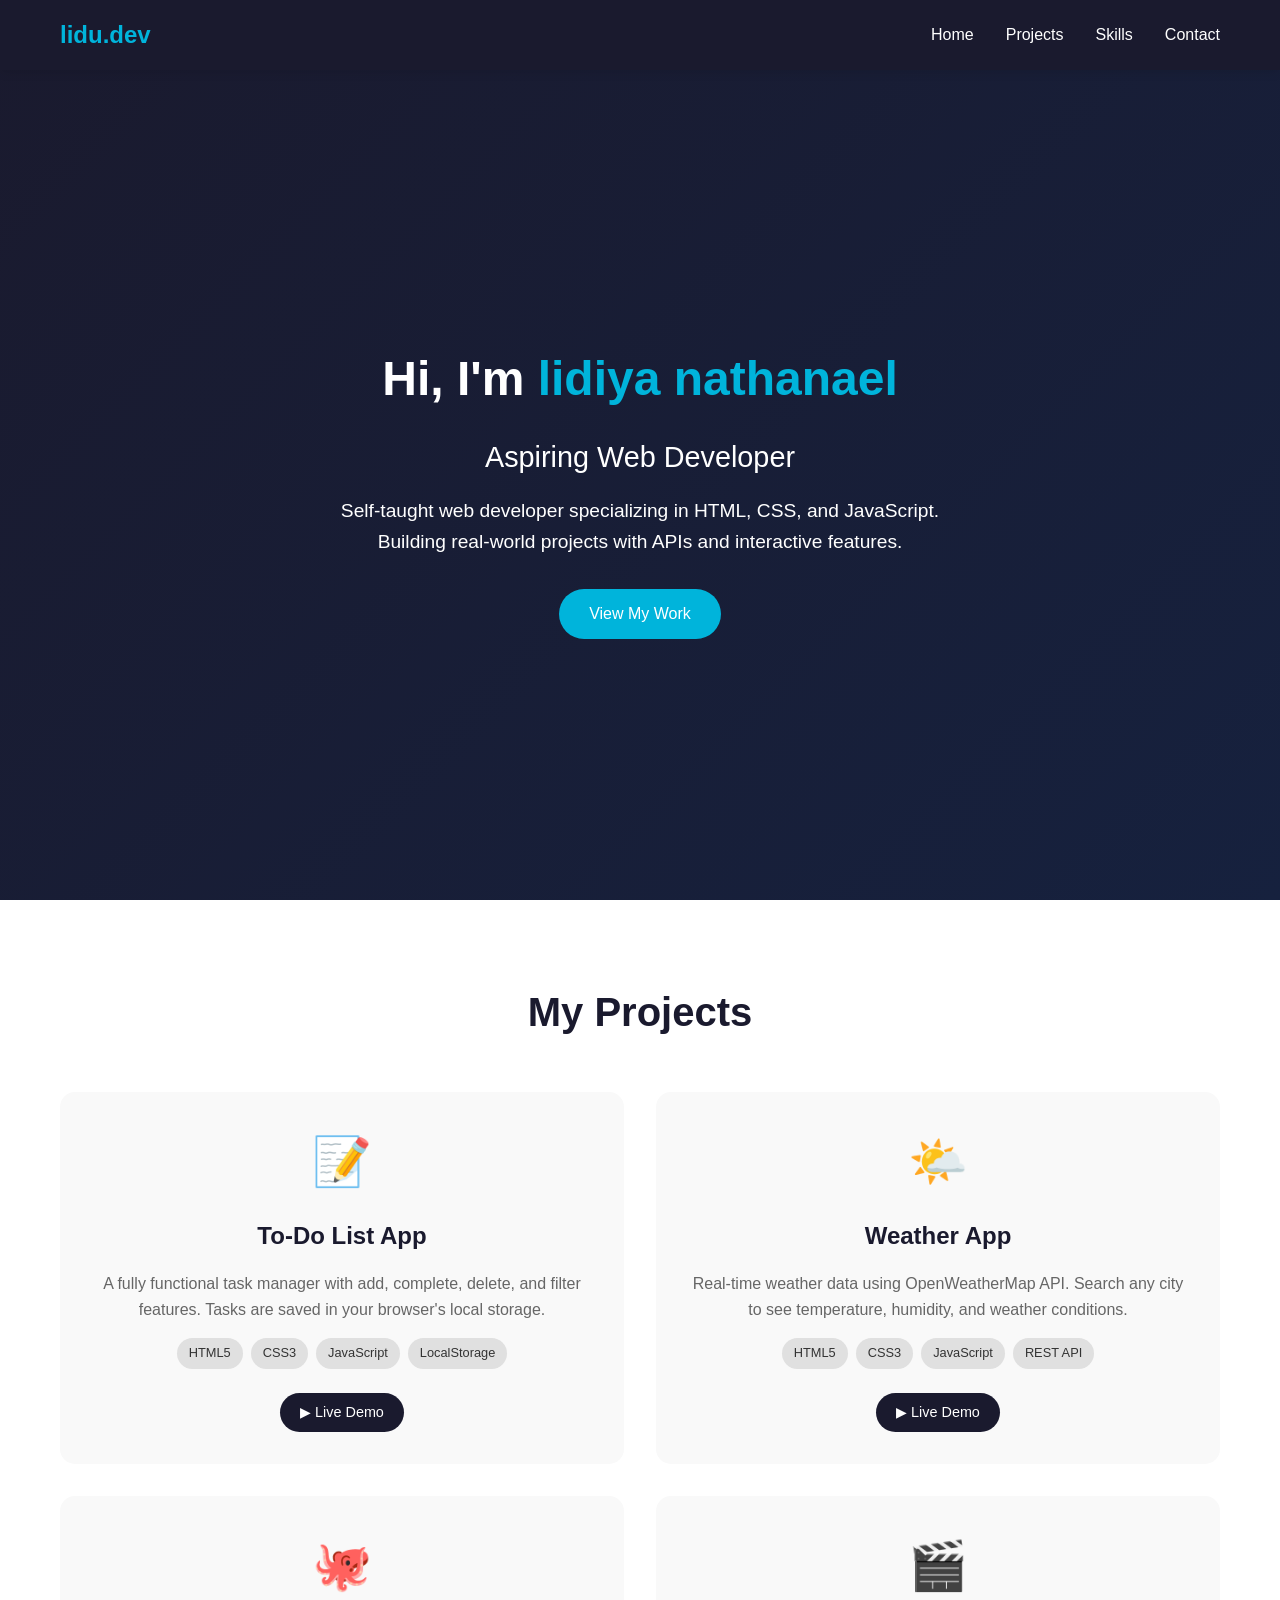
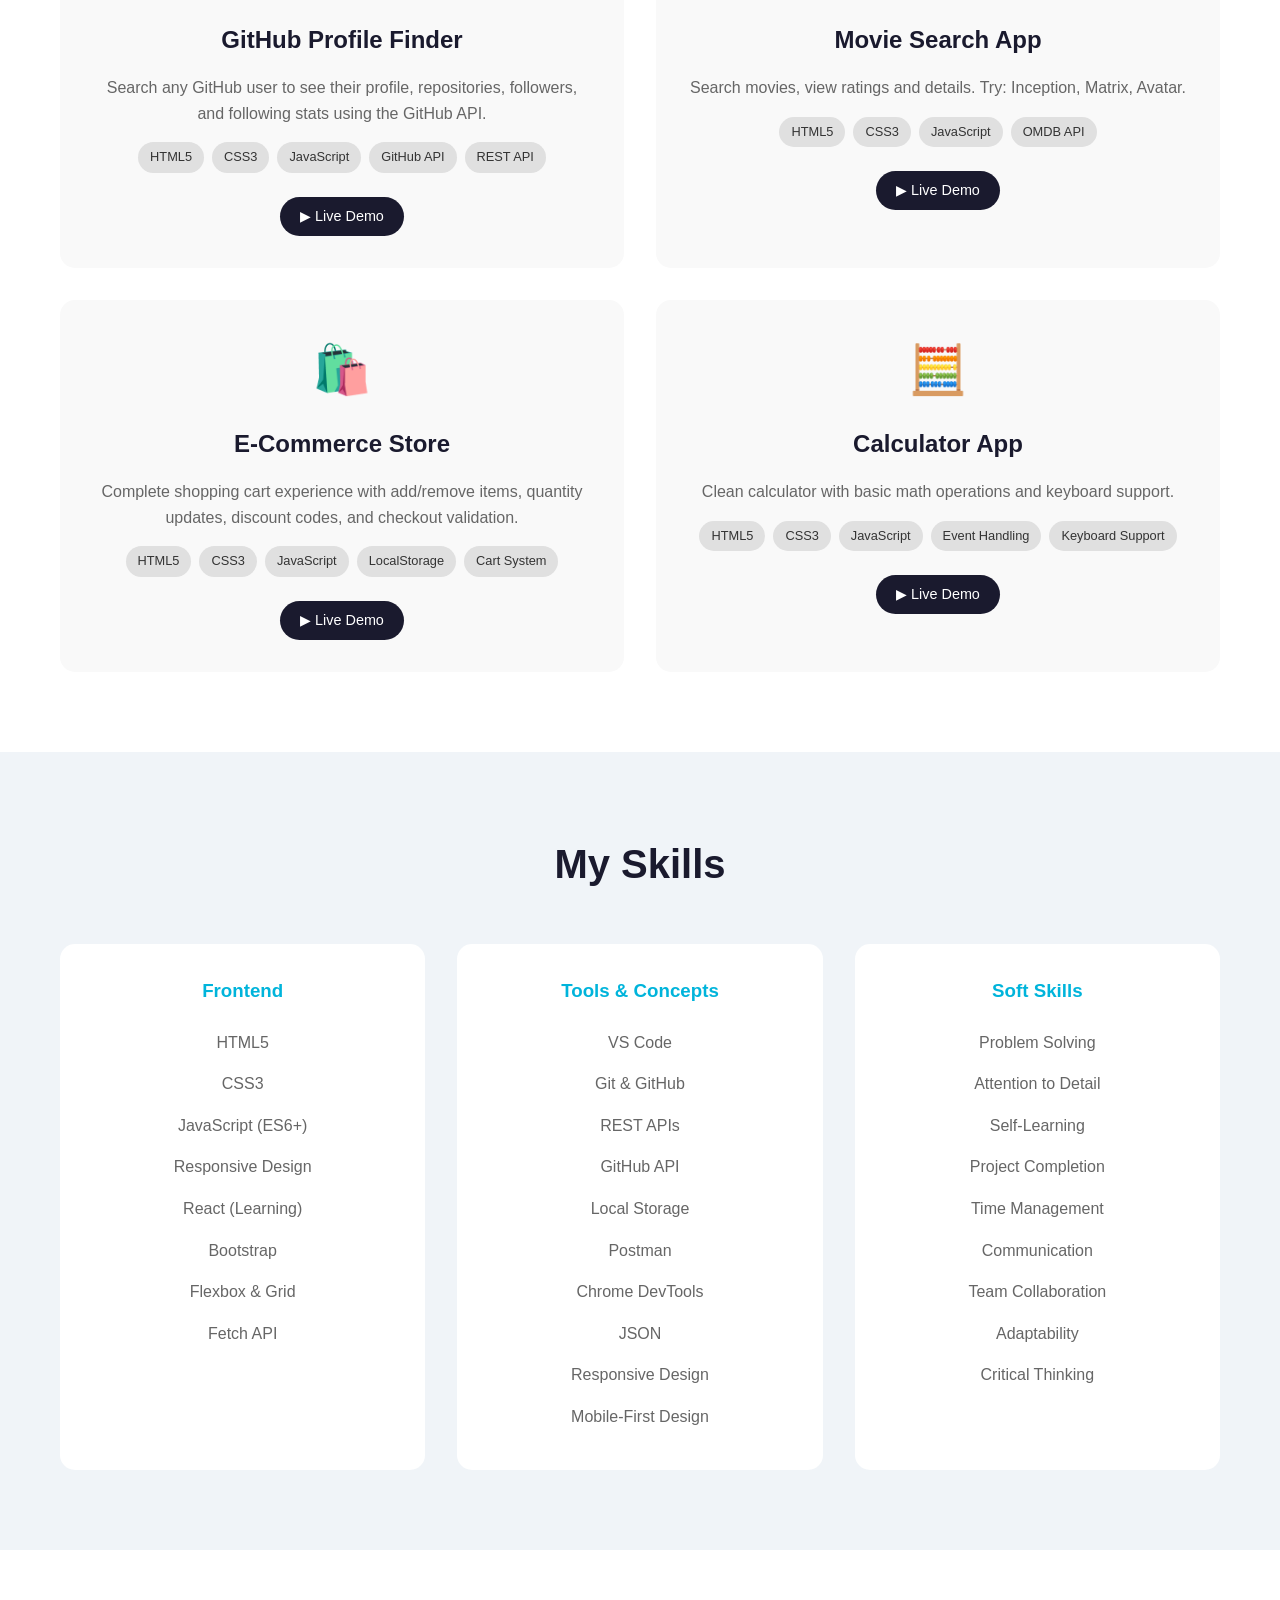
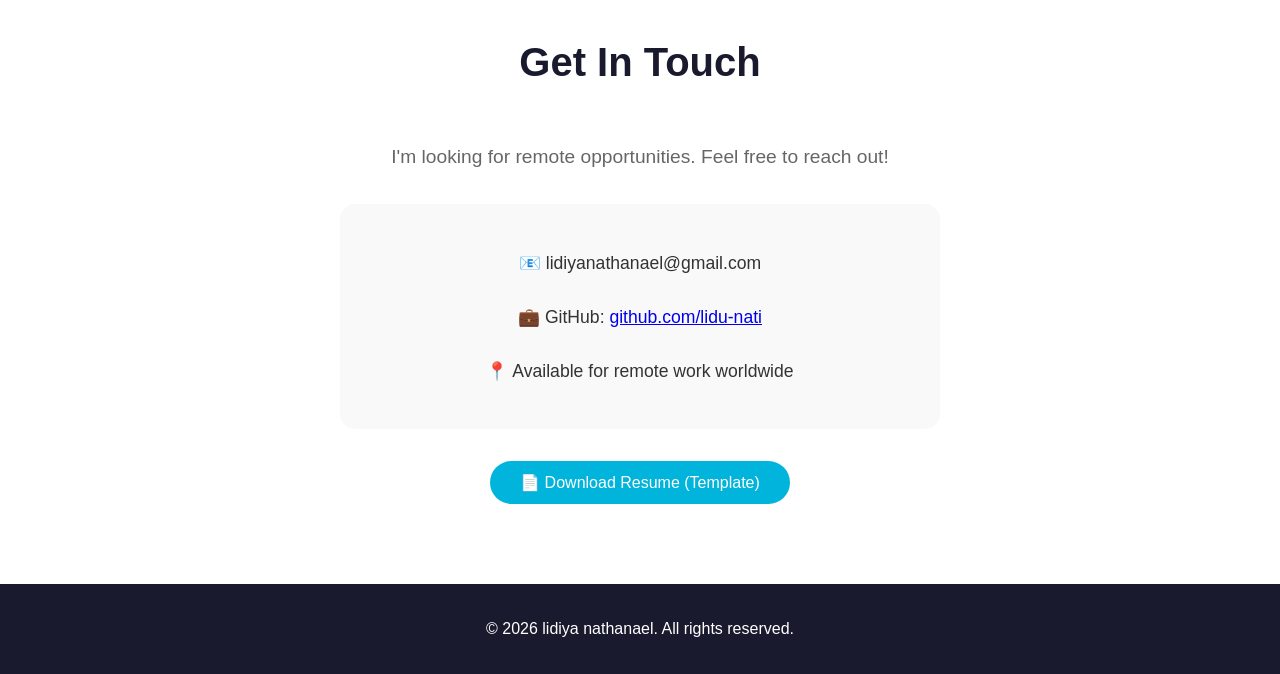
<file: index.html>
<!DOCTYPE html>
<html lang="en">
<head>
    <meta charset="UTF-8">
    <meta name="viewport" content="width=device-width, initial-scale=1.0">
    <title>lidu.dev | Web Developer Portfolio</title>
    <link rel="stylesheet" href="style.css">
</head>
<body>
    <!-- Navigation Bar -->
    <nav>
        <div class="container nav-container">
            <div class="logo">lidu.dev</div>
            <ul class="nav-links">
                <li><a href="#home">Home</a></li>
                <li><a href="#projects">Projects</a></li>
                <li><a href="#skills">Skills</a></li>
                <li><a href="#contact">Contact</a></li>
            </ul>
            <div class="hamburger">☰</div>
        </div>
    </nav>

    <!-- Hero Section -->
    <section id="home" class="hero">
        <div class="container">
            <h1>Hi, I'm <span class="highlight">lidiya nathanael</span></h1>
            <h2>Aspiring Web Developer</h2>
            <p class="bio">Self-taught web developer specializing in HTML, CSS, and JavaScript. Building real-world projects with APIs and interactive features.</p>
            <a href="#projects" class="btn">View My Work</a>
        </div>
    </section>

    <!-- Projects Section -->
    <section id="projects" class="projects">
        <div class="container">
            <h2 class="section-title">My Projects</h2>
            <div class="projects-grid">
                
                <!-- Project 1: To-Do List App -->
                <div class="project-card">
                    <div class="project-icon">📝</div>
                    <h3>To-Do List App</h3>
                    <p>A fully functional task manager with add, complete, delete, and filter features. Tasks are saved in your browser's local storage.</p>
                    <div class="tech-tags">
                        <span>HTML5</span>
                        <span>CSS3</span>
                        <span>JavaScript</span>
                        <span>LocalStorage</span>
                    </div>
                    <div class="project-links">
                        <a href="#" class="project-btn" id="openTodoBtn">▶ Live Demo</a>
                    </div>
                </div>

                <!-- Project 2: Weather App -->
                <div class="project-card">
                    <div class="project-icon">🌤️</div>
                    <h3>Weather App</h3>
                    <p>Real-time weather data using OpenWeatherMap API. Search any city to see temperature, humidity, and weather conditions.</p>
                    <div class="tech-tags">
                        <span>HTML5</span>
                        <span>CSS3</span>
                        <span>JavaScript</span>
                        <span>REST API</span>
                    </div>
                    <div class="project-links">
                        <a href="#" class="project-btn" id="openWeatherBtn">▶ Live Demo</a>
                    </div>
                </div>

                <!-- Project 3: GitHub Profile Finder -->
                <div class="project-card">
                    <div class="project-icon">🐙</div>
                    <h3>GitHub Profile Finder</h3>
                    <p>Search any GitHub user to see their profile, repositories, followers, and following stats using the GitHub API.</p>
                    <div class="tech-tags">
                        <span>HTML5</span>
                        <span>CSS3</span>
                        <span>JavaScript</span>
                        <span>GitHub API</span>
                        <span>REST API</span>
                    </div>
                    <div class="project-links">
                        <a href="#" class="project-btn" id="openGithubBtn">▶ Live Demo</a>
                    </div>
                </div>

                <!-- Project 4: Movie Search App -->
                <div class="project-card">
                    <div class="project-icon">🎬</div>
                    <h3>Movie Search App</h3>
                    <p>Search movies, view ratings and details. Try: Inception, Matrix, Avatar.</p>
                    <div class="tech-tags">
                        <span>HTML5</span>
                        <span>CSS3</span>
                        <span>JavaScript</span>
                        <span>OMDB API</span>
                    </div>
                    <div class="project-links">
                        <a href="#" class="project-btn" id="openMovieBtn">▶ Live Demo</a>
                    </div>
                </div>

                <!-- Project 5: E-Commerce Store -->
                <div class="project-card">
                    <div class="project-icon">🛍️</div>
                    <h3>E-Commerce Store</h3>
                    <p>Complete shopping cart experience with add/remove items, quantity updates, discount codes, and checkout validation.</p>
                    <div class="tech-tags">
                        <span>HTML5</span>
                        <span>CSS3</span>
                        <span>JavaScript</span>
                        <span>LocalStorage</span>
                        <span>Cart System</span>
                    </div>
                    <div class="project-links">
                        <a href="#" class="project-btn" id="openEcommerceBtn">▶ Live Demo</a>
                    </div>
                </div>

                <!-- Project 6: Calculator App -->
                <div class="project-card">
                    <div class="project-icon">🧮</div>
                    <h3>Calculator App</h3>
                    <p>Clean calculator with basic math operations and keyboard support.</p>
                    <div class="tech-tags">
                        <span>HTML5</span>
                        <span>CSS3</span>
                        <span>JavaScript</span>
                        <span>Event Handling</span>
                        <span>Keyboard Support</span>
                    </div>
                    <div class="project-links">
                        <a href="#" class="project-btn" id="openCalculatorBtn">▶ Live Demo</a>
                    </div>
                </div>

            </div>
        </div>
    </section>

    <!-- Skills Section -->
    <section id="skills" class="skills">
        <div class="container">
            <h2 class="section-title">My Skills</h2>
            <div class="skills-grid">
                <div class="skill-card">
                    <h3>Frontend</h3>
                    <ul>
                        <li>HTML5</li>
                        <li>CSS3</li>
                        <li>JavaScript (ES6+)</li>
                        <li>Responsive Design</li>
                        <li>React (Learning)</li>
                        <li>Bootstrap</li>
                        <li>Flexbox & Grid</li>
                        <li>Fetch API</li>
                    </ul>
                </div>
                <div class="skill-card">
                    <h3>Tools & Concepts</h3>
                    <ul>
                        <li>VS Code</li>
                        <li>Git & GitHub</li>
                        <li>REST APIs</li>
                        <li>GitHub API</li>
                        <li>Local Storage</li>
                        <li>Postman</li>
                        <li>Chrome DevTools</li>
                        <li>JSON</li>
                        <li>Responsive Design</li>
                        <li>Mobile-First Design</li>
                    </ul>
                </div>
                <div class="skill-card">
                    <h3>Soft Skills</h3>
                    <ul>
                        <li>Problem Solving</li>
                        <li>Attention to Detail</li>
                        <li>Self-Learning</li>
                        <li>Project Completion</li>
                        <li>Time Management</li>
                        <li>Communication</li>
                        <li>Team Collaboration</li>
                        <li>Adaptability</li>
                        <li>Critical Thinking</li>
                    </ul>
                </div>
            </div>
        </div>
    </section>

    <!-- Contact Section -->
<!-- Contact Section -->
<section id="contact" class="contact">
    <div class="container">
        <h2 class="section-title">Get In Touch</h2>
        <p class="contact-text">I'm looking for remote opportunities. Feel free to reach out!</p>
        <div class="contact-info">
            <div class="contact-item">📧 lidiyanathanael@gmail.com</div>
            <div class="contact-item">💼 GitHub: <a href="https://github.com/lidu-nati" target="_blank">github.com/lidu-nati</a></div>
            <div class="contact-item">📍 Available for remote work worldwide</div>
        </div>
        <div class="resume-section">
            <button class="btn" id="downloadResumeBtn">📄 Download Resume (Template)</button>
        </div>
    </div>
</section>
    <!-- Footer -->
    <footer>
        <div class="container">
            <p>&copy; 2026 lidiya nathanael. All rights reserved.</p>
        </div>
    </footer>

    <script src="script.js"></script>
</body>
</html>
</file>
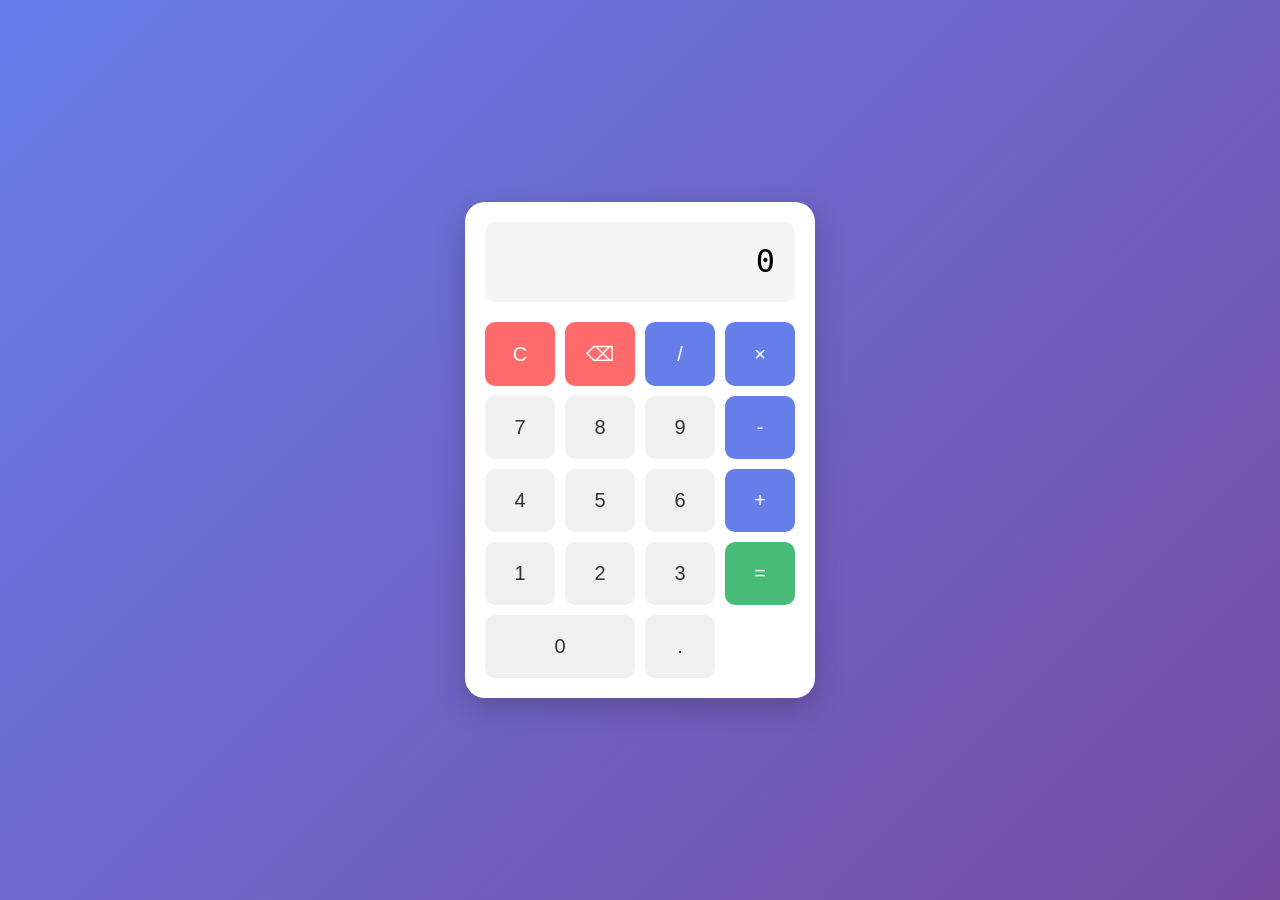
<file: projects/calculator-app/index.html>
<!DOCTYPE html>
<html lang="en">
<head>
    <meta charset="UTF-8">
    <meta name="viewport" content="width=device-width, initial-scale=1.0">
    <title>Calculator</title>
    <link rel="stylesheet" href="style.css">
</head>
<body>
    <div class="container">
        <div class="calculator">
            <div class="display" id="display">0</div>
            <div class="buttons">
                <button class="btn clear">C</button>
                <button class="btn delete">⌫</button>
                <button class="btn operator">/</button>
                <button class="btn operator">×</button>
                
                <button class="btn number">7</button>
                <button class="btn number">8</button>
                <button class="btn number">9</button>
                <button class="btn operator">-</button>
                
                <button class="btn number">4</button>
                <button class="btn number">5</button>
                <button class="btn number">6</button>
                <button class="btn operator">+</button>
                
                <button class="btn number">1</button>
                <button class="btn number">2</button>
                <button class="btn number">3</button>
                <button class="btn equals">=</button>
                
                <button class="btn number zero">0</button>
                <button class="btn number">.</button>
            </div>
        </div>
    </div>
    <script src="script.js"></script>
</body>
</html>
</file>
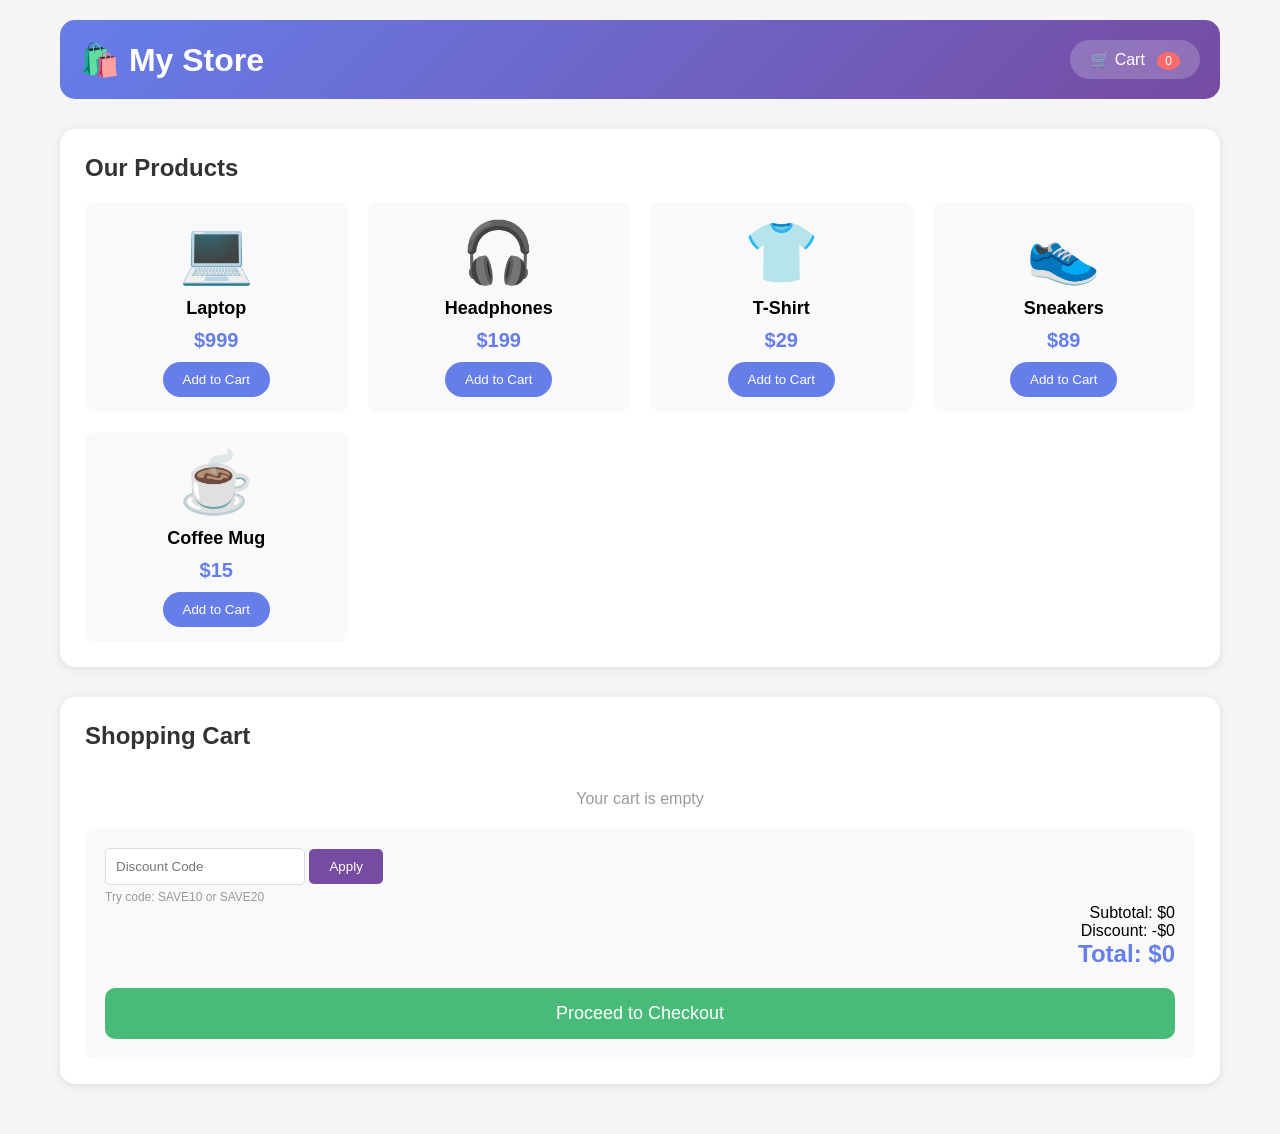
<file: projects/ecommerce-store/index.html>
<!DOCTYPE html>
<html lang="en">
<head>
    <meta charset="UTF-8">
    <meta name="viewport" content="width=device-width, initial-scale=1.0">
    <title>E-Commerce Store</title>
    <link rel="stylesheet" href="style.css">
</head>
<body>
    <div class="container">
        <header>
            <h1>🛍️ My Store</h1>
            <div class="cart-icon">
                🛒 Cart
                <span id="cartCount" class="cart-count">0</span>
            </div>
        </header>
        <div class="products-section">
            <h2>Our Products</h2>
            <div class="products-grid" id="productsGrid"></div>
        </div>
        <div class="cart-section" id="cartSection">
            <h2>Shopping Cart</h2>
            <div id="cartItems" class="cart-items">
                <p class="empty-cart">Your cart is empty</p>
            </div>
            <div class="cart-summary">
                <div class="discount-section">
                    <input type="text" id="discountCode" placeholder="Discount Code">
                    <button id="applyDiscountBtn">Apply</button>
                    <p class="discount-note">Try code: SAVE10 or SAVE20</p>
                </div>
                <div class="total-section">
                    <p>Subtotal: $<span id="subtotal">0</span></p>
                    <p>Discount: -$<span id="discountAmount">0</span></p>
                    <p class="total">Total: $<span id="total">0</span></p>
                </div>
                <button id="checkoutBtn" class="checkout-btn">Proceed to Checkout</button>
            </div>
        </div>
    </div>

    <div id="checkoutModal" class="modal">
        <div class="modal-content">
            <span class="close">&times;</span>
            <h2>Checkout</h2>
            <form id="checkoutForm">
                <input type="text" placeholder="Full Name" id="fullName" required>
                <input type="email" placeholder="Email" id="email" required>
                <input type="text" placeholder="Address" id="address" required>
                <input type="text" placeholder="Credit Card (16 digits)" id="creditCard" maxlength="16" required>
                <button type="submit">Place Order</button>
            </form>
        </div>
    </div>

    <script src="script.js"></script>
</body>
</html>
</file>
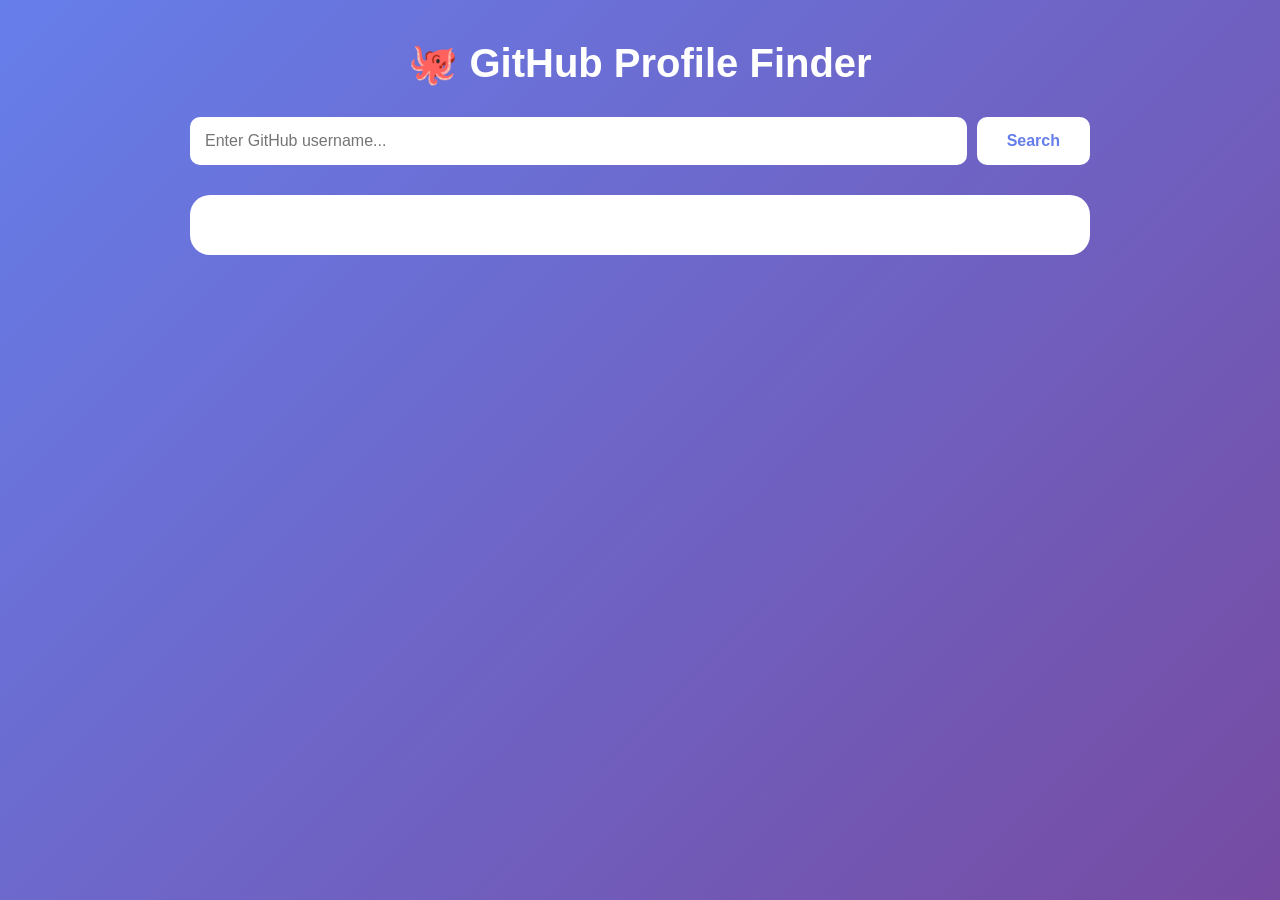
<file: projects/github-finder/index.html>
<!DOCTYPE html>
<html lang="en">
<head>
    <meta charset="UTF-8">
    <meta name="viewport" content="width=device-width, initial-scale=1.0">
    <title>GitHub Profile Finder</title>
    <link rel="stylesheet" href="style.css">
</head>
<body>
    <div class="container">
        <h1>🐙 GitHub Profile Finder</h1>
        <div class="search-box">
            <input type="text" id="usernameInput" placeholder="Enter GitHub username...">
            <button id="searchBtn">Search</button>
        </div>
        <div id="profileResult" class="profile-result"></div>
    </div>
    <script src="script.js"></script>
</body>
</html>
</file>
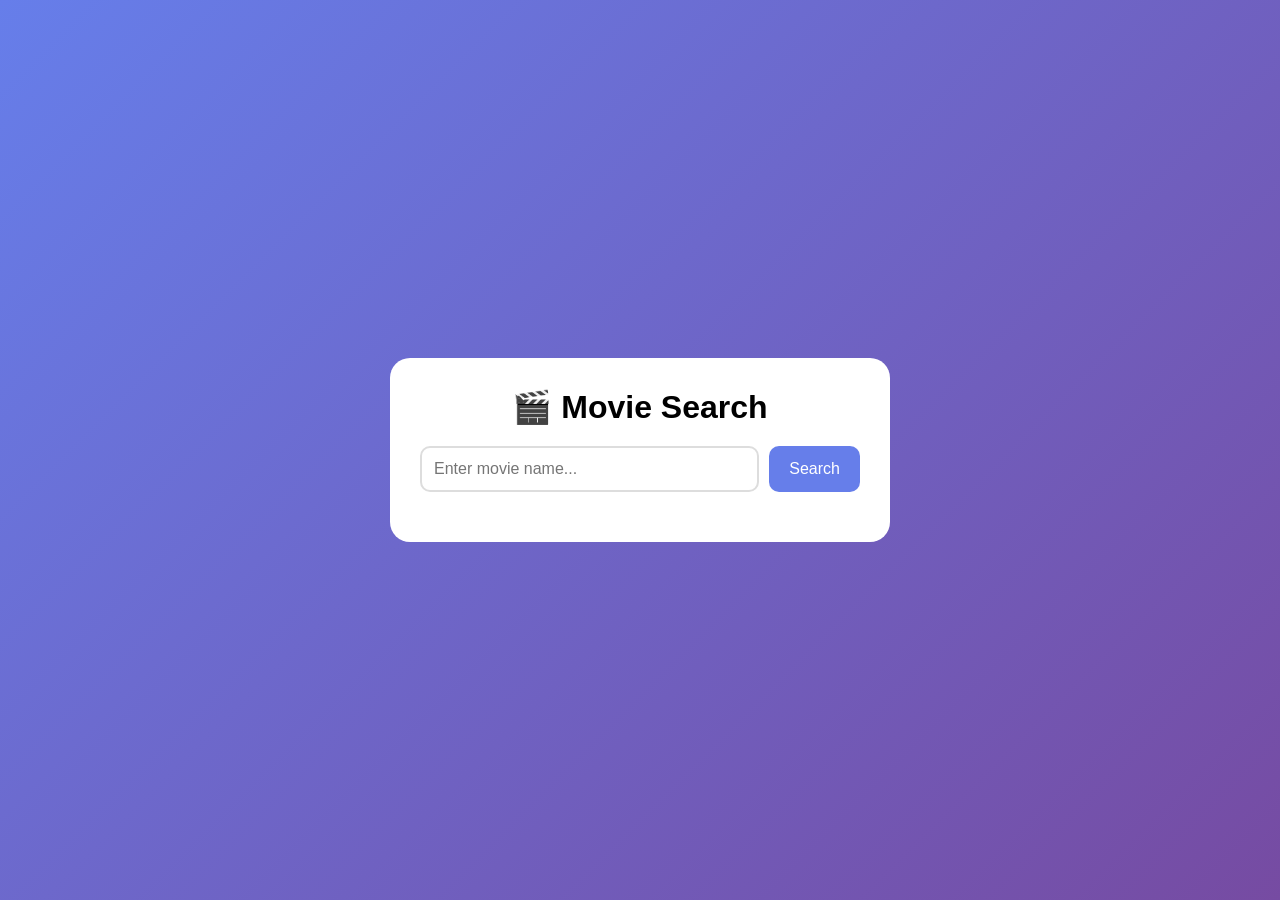
<file: projects/movie-app/index.html>
<!DOCTYPE html>
<html lang="en">
<head>
    <meta charset="UTF-8">
    <meta name="viewport" content="width=device-width, initial-scale=1.0">
    <title>Movie Search</title>
    <link rel="stylesheet" href="style.css">
</head>
<body>
    <div class="container">
        <h1>🎬 Movie Search</h1>
        <div class="search-box">
            <input type="text" id="movieInput" placeholder="Enter movie name...">
            <button id="searchBtn">Search</button>
        </div>
        <div id="movieResult" class="movie-result"></div>
    </div>
    <script src="script.js"></script>
</body>
</html>
</file>
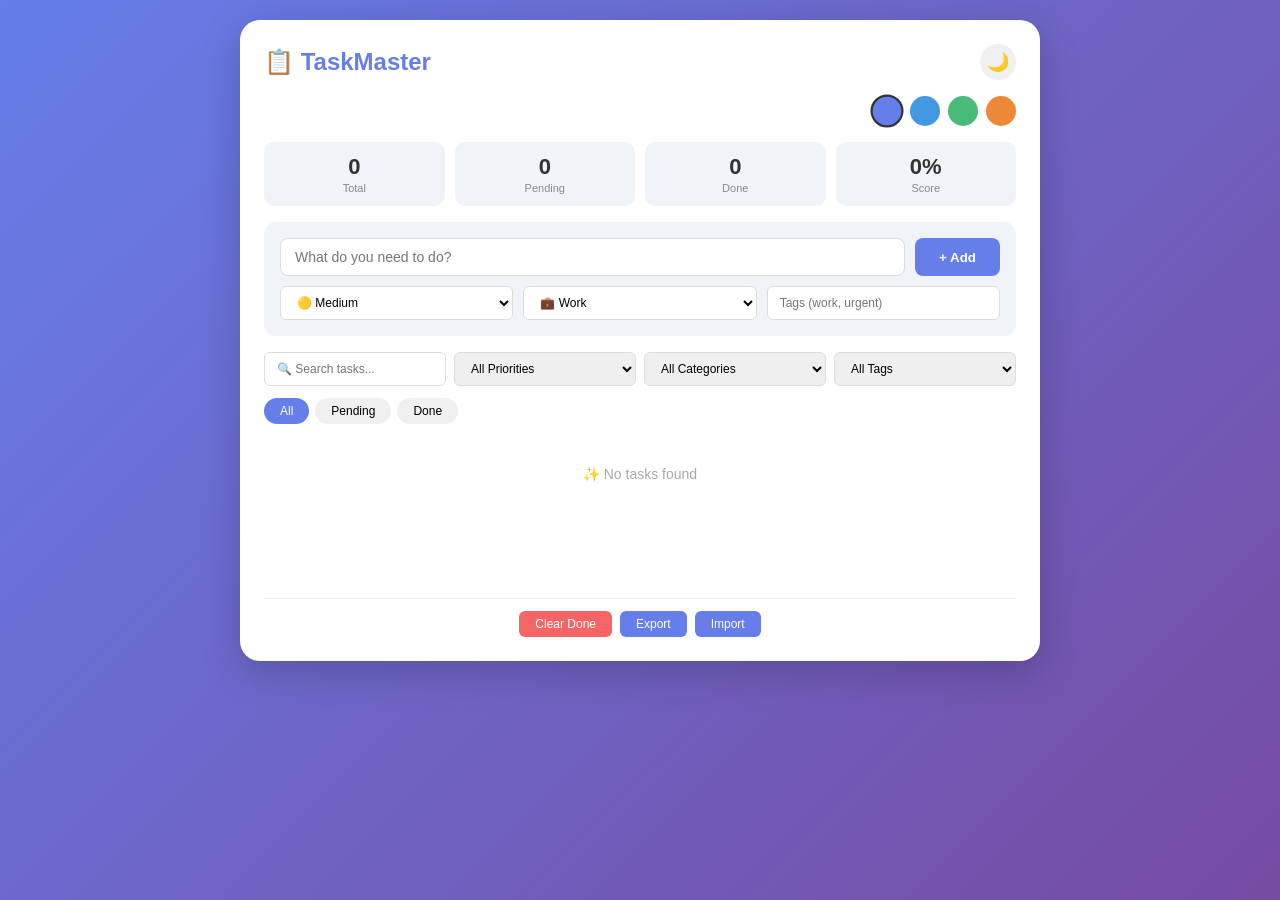
<file: projects/todo-app/index.html>
<!DOCTYPE html>
<html lang="en">
<head>
    <meta charset="UTF-8">
    <meta name="viewport" content="width=device-width, initial-scale=1.0">
    <title>TaskMaster</title>
    <link rel="stylesheet" href="style.css">
</head>
<body>
    <div class="app">
        <!-- Header -->
        <div class="header">
            <h1>📋 TaskMaster</h1>
            <div class="header-actions">
                <button id="themeToggle" class="theme-btn">🌙</button>
            </div>
        </div>

        <!-- Color Themes -->
        <div class="themes">
            <button class="color-dot purple active" data-color="purple"></button>
            <button class="color-dot blue" data-color="blue"></button>
            <button class="color-dot green" data-color="green"></button>
            <button class="color-dot orange" data-color="orange"></button>
        </div>

        <!-- Quick Stats -->
        <div class="stats">
            <div class="stat-item">
                <span class="stat-value" id="totalNum">0</span>
                <span class="stat-label">Total</span>
            </div>
            <div class="stat-item">
                <span class="stat-value" id="pendingNum">0</span>
                <span class="stat-label">Pending</span>
            </div>
            <div class="stat-item">
                <span class="stat-value" id="doneNum">0</span>
                <span class="stat-label">Done</span>
            </div>
            <div class="stat-item">
                <span class="stat-value" id="scoreVal">0%</span>
                <span class="stat-label">Score</span>
            </div>
        </div>

        <!-- Add Task -->
        <div class="add-task">
            <div class="add-row">
                <input type="text" id="taskInput" placeholder="What do you need to do?">
                <button id="addBtn">+ Add</button>
            </div>
            <div class="add-options">
                <select id="prioritySelect">
                    <option value="low">🟢 Low</option>
                    <option value="medium" selected>🟡 Medium</option>
                    <option value="high">🔴 High</option>
                </select>
                <select id="categorySelect">
                    <option value="work">💼 Work</option>
                    <option value="personal">🏠 Home</option>
                    <option value="shopping">🛒 Shop</option>
                    <option value="health">💪 Health</option>
                </select>
                <input type="text" id="tagInput" placeholder="Tags (work, urgent)">
            </div>
        </div>

        <!-- Search & Filters -->
        <div class="filters">
            <input type="text" id="searchInput" placeholder="🔍 Search tasks...">
            <select id="filterPriority">
                <option value="all">All Priorities</option>
                <option value="low">Low</option>
                <option value="medium">Medium</option>
                <option value="high">High</option>
            </select>
            <select id="filterCategory">
                <option value="all">All Categories</option>
                <option value="work">Work</option>
                <option value="personal">Home</option>
                <option value="shopping">Shop</option>
                <option value="health">Health</option>
            </select>
            <select id="filterTag">
                <option value="all">All Tags</option>
            </select>
        </div>

        <!-- Tabs -->
        <div class="tabs">
            <button class="tab active" data-filter="all">All</button>
            <button class="tab" data-filter="pending">Pending</button>
            <button class="tab" data-filter="completed">Done</button>
        </div>

        <!-- Task List -->
        <div id="taskList" class="task-list">
            <div class="empty">✨ No tasks yet</div>
        </div>

        <!-- Actions -->
        <div class="actions">
            <button id="clearCompletedBtn" class="btn-clear">Clear Done</button>
            <button id="exportBtn" class="btn-action">Export</button>
            <button id="importBtn" class="btn-action">Import</button>
        </div>
        <input type="file" id="importFile" accept=".json" style="display: none">
    </div>
    <script src="script.js"></script>
</body>
</html>
</file>
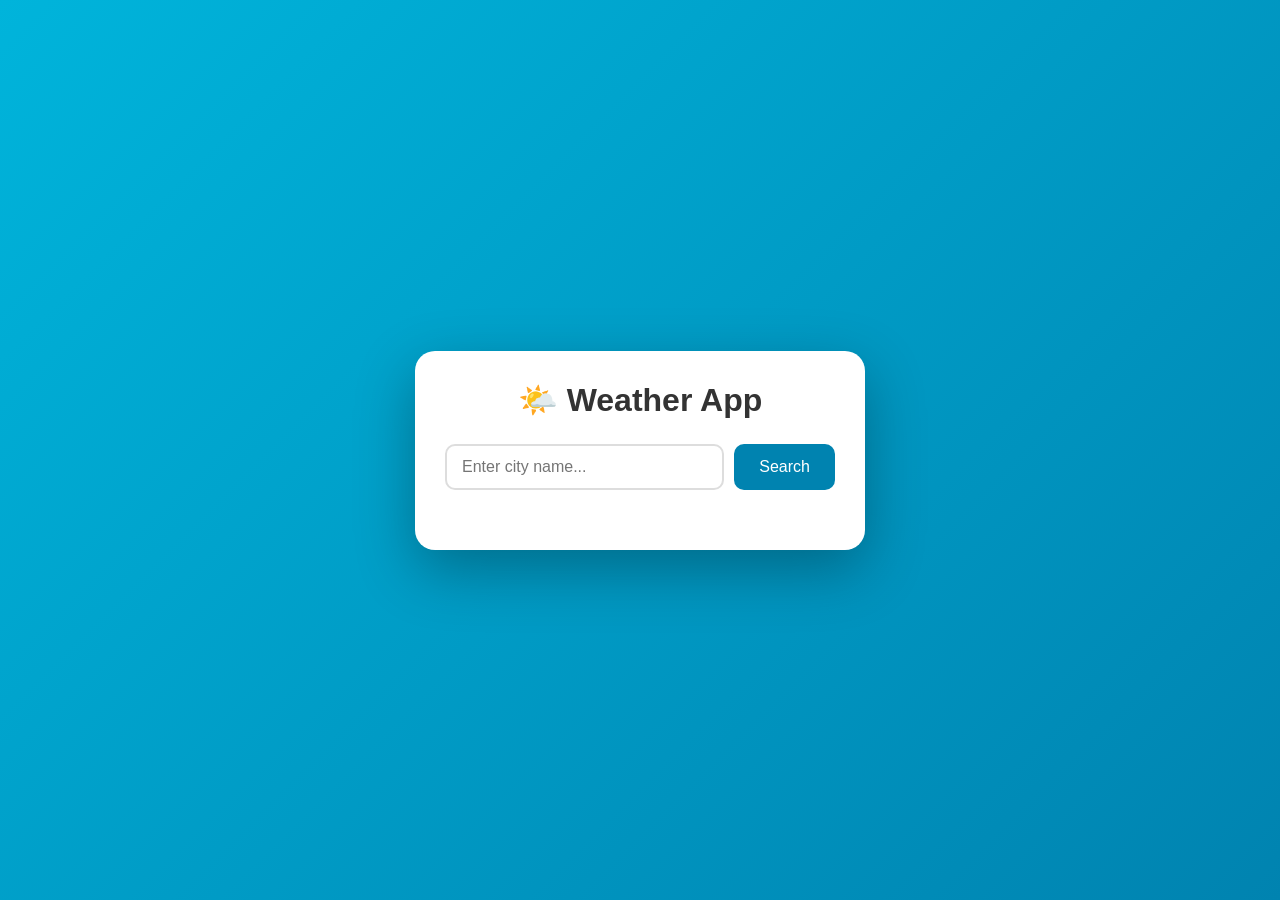
<file: projects/weather-app/index.html>
<!DOCTYPE html>
<html lang="en">
<head>
    <meta charset="UTF-8">
    <meta name="viewport" content="width=device-width, initial-scale=1.0">
    <title>Weather App</title>
    <link rel="stylesheet" href="style.css">
</head>
<body>
    <div class="container">
        <h1>🌤️ Weather App</h1>
        <div class="search-box">
            <input type="text" id="cityInput" placeholder="Enter city name...">
            <button id="searchBtn">Search</button>
        </div>
        <div id="weatherResult" class="weather-result"></div>
    </div>
    <script src="script.js"></script>
</body>
</html>
</file>
<file: style.css>
* {
    margin: 0;
    padding: 0;
    box-sizing: border-box;
}

body {
    font-family: 'Segoe UI', Tahoma, Geneva, Verdana, sans-serif;
    line-height: 1.6;
    color: #333;
    background: #f5f5f5;
}

.container {
    max-width: 1200px;
    margin: 0 auto;
    padding: 0 20px;
}

/* Navigation */
nav {
    background: #1a1a2e;
    color: white;
    position: fixed;
    width: 100%;
    top: 0;
    z-index: 1000;
    box-shadow: 0 2px 10px rgba(0,0,0,0.1);
}

.nav-container {
    display: flex;
    justify-content: space-between;
    align-items: center;
    padding: 1rem 20px;
}

.logo {
    font-size: 1.5rem;
    font-weight: bold;
    color: #00b4db;
}

.nav-links {
    display: flex;
    list-style: none;
    gap: 2rem;
}

.nav-links a {
    color: white;
    text-decoration: none;
    transition: color 0.3s;
}

.nav-links a:hover {
    color: #00b4db;
}

.hamburger {
    display: none;
    font-size: 1.5rem;
    cursor: pointer;
}

/* Hero Section */
.hero {
    background: linear-gradient(135deg, #1a1a2e 0%, #16213e 100%);
    color: white;
    min-height: 100vh;
    display: flex;
    align-items: center;
    text-align: center;
    padding-top: 80px;
}

.hero h1 {
    font-size: 3rem;
    margin-bottom: 1rem;
}

.highlight {
    color: #00b4db;
}

.hero h2 {
    font-size: 1.8rem;
    margin-bottom: 1rem;
    font-weight: 400;
}

.hero p {
    font-size: 1.2rem;
    max-width: 600px;
    margin: 0 auto 2rem;
}

.btn {
    display: inline-block;
    background: #00b4db;
    color: white;
    padding: 12px 30px;
    text-decoration: none;
    border-radius: 30px;
    transition: transform 0.3s, background 0.3s;
    border: none;
    cursor: pointer;
    font-size: 1rem;
}

.btn:hover {
    background: #0083b0;
    transform: translateY(-3px);
}

/* Section Titles */
.section-title {
    text-align: center;
    font-size: 2.5rem;
    margin-bottom: 3rem;
    color: #1a1a2e;
}

/* Projects Section */
.projects {
    padding: 80px 0;
    background: white;
}

.projects-grid {
    display: grid;
    grid-template-columns: 1fr 1fr;
    gap: 2rem;
}

/* Project Cards */
.project-card {
    background: #f9f9f9;
    border-radius: 15px;
    padding: 2rem;
    text-align: center;
    transition: transform 0.3s, box-shadow 0.3s;
}

.project-card:hover {
    transform: translateY(-5px);
    box-shadow: 0 10px 30px rgba(0,0,0,0.1);
}

.project-icon {
    font-size: 3rem;
    margin-bottom: 1rem;
}

.project-card h3 {
    font-size: 1.5rem;
    margin-bottom: 1rem;
    color: #1a1a2e;
}

.project-card p {
    color: #666;
    margin-bottom: 1rem;
}

.tech-tags {
    display: flex;
    flex-wrap: wrap;
    gap: 0.5rem;
    justify-content: center;
    margin-bottom: 1.5rem;
}

.tech-tags span {
    background: #e0e0e0;
    padding: 5px 12px;
    border-radius: 20px;
    font-size: 0.8rem;
    color: #333;
}

.project-btn {
    display: inline-block;
    background: #1a1a2e;
    color: white;
    padding: 8px 20px;
    text-decoration: none;
    border-radius: 25px;
    transition: background 0.3s;
    cursor: pointer;
    border: none;
    font-size: 0.9rem;
}

.project-btn:hover {
    background: #00b4db;
}

/* Skills Section */
.skills {
    padding: 80px 0;
    background: #f0f4f8;
}

.skills-grid {
    display: grid;
    grid-template-columns: repeat(auto-fit, minmax(280px, 1fr));
    gap: 2rem;
}

.skill-card {
    background: white;
    border-radius: 15px;
    padding: 2rem;
    text-align: center;
}

.skill-card h3 {
    color: #00b4db;
    margin-bottom: 1rem;
}

.skill-card ul {
    list-style: none;
    text-align: center;
}

.skill-card li {
    padding: 0.5rem 0;
    color: #666;
}

/* Contact Section */
.contact {
    padding: 80px 0;
    background: white;
    text-align: center;
}

.contact-text {
    font-size: 1.2rem;
    margin-bottom: 2rem;
    color: #666;
}

.contact-info {
    background: #f9f9f9;
    padding: 2rem;
    border-radius: 15px;
    max-width: 600px;
    margin: 0 auto 2rem;
}

.contact-item {
    padding: 0.8rem;
    font-size: 1.1rem;
    color: #333;
}

.resume-section {
    margin-top: 2rem;
}

/* Footer */
footer {
    background: #1a1a2e;
    color: white;
    text-align: center;
    padding: 2rem;
}

/* Responsive Design - Mobile */
@media (max-width: 768px) {
    .nav-links {
        display: none;
        flex-direction: column;
        position: absolute;
        top: 70px;
        left: 0;
        right: 0;
        background: #1a1a2e;
        padding: 1rem;
        text-align: center;
    }
    
    .nav-links.active {
        display: flex;
    }
    
    .hamburger {
        display: block;
    }
    
    .hero h1 {
        font-size: 2rem;
    }
    
    .hero h2 {
        font-size: 1.3rem;
    }
    
    .section-title {
        font-size: 2rem;
    }
    
    .projects-grid {
        grid-template-columns: 1fr;
    }
}
</file>
<file: projects/calculator-app/style.css>
* {
    margin: 0;
    padding: 0;
    box-sizing: border-box;
}

body {
    font-family: 'Segoe UI', Tahoma, Geneva, Verdana, sans-serif;
    background: linear-gradient(135deg, #667eea, #764ba2);
    min-height: 100vh;
    display: flex;
    justify-content: center;
    align-items: center;
    padding: 20px;
}

.container {
    width: 100%;
    max-width: 350px;
}

.calculator {
    background: white;
    border-radius: 20px;
    padding: 20px;
    box-shadow: 0 10px 30px rgba(0,0,0,0.2);
}

.display {
    background: #f5f5f5;
    padding: 20px;
    font-size: 32px;
    text-align: right;
    border-radius: 10px;
    margin-bottom: 20px;
    font-family: monospace;
    min-height: 80px;
    word-wrap: break-word;
    overflow: hidden;
}

.buttons {
    display: grid;
    grid-template-columns: repeat(4, 1fr);
    gap: 10px;
}

.btn {
    padding: 20px;
    font-size: 20px;
    border: none;
    border-radius: 10px;
    cursor: pointer;
    transition: transform 0.2s, background 0.2s;
}

.btn:hover {
    transform: scale(0.95);
}

.btn:active {
    transform: scale(0.90);
}

.number {
    background: #f0f0f0;
    color: #333;
}

.number:hover {
    background: #e0e0e0;
}

.operator {
    background: #667eea;
    color: white;
}

.operator:hover {
    background: #5a67d8;
}

.clear, .delete {
    background: #ff6b6b;
    color: white;
}

.clear:hover, .delete:hover {
    background: #e55a5a;
}

.equals {
    background: #48bb78;
    color: white;
}

.equals:hover {
    background: #3aa86a;
}

.zero {
    grid-column: span 2;
}

@media (max-width: 400px) {
    .btn {
        padding: 15px;
        font-size: 18px;
    }
}
</file>
<file: projects/ecommerce-store/style.css>
* {
    margin: 0;
    padding: 0;
    box-sizing: border-box;
}

body {
    font-family: 'Segoe UI', Tahoma, Geneva, Verdana, sans-serif;
    background: #f5f5f5;
}

.container {
    max-width: 1200px;
    margin: 0 auto;
    padding: 20px;
}

header {
    background: linear-gradient(135deg, #667eea, #764ba2);
    color: white;
    padding: 20px;
    border-radius: 15px;
    display: flex;
    justify-content: space-between;
    align-items: center;
    margin-bottom: 30px;
}

.cart-icon {
    background: rgba(255,255,255,0.2);
    padding: 10px 20px;
    border-radius: 30px;
    cursor: pointer;
}

.cart-count {
    background: #ff6b6b;
    border-radius: 50%;
    padding: 2px 8px;
    margin-left: 8px;
    font-size: 12px;
}

.products-section, .cart-section {
    background: white;
    border-radius: 15px;
    padding: 25px;
    margin-bottom: 30px;
    box-shadow: 0 2px 10px rgba(0,0,0,0.1);
}

h2 {
    margin-bottom: 20px;
    color: #333;
}

.products-grid {
    display: grid;
    grid-template-columns: repeat(auto-fit, minmax(250px, 1fr));
    gap: 20px;
}

.product-card {
    background: #f9f9f9;
    border-radius: 10px;
    padding: 15px;
    text-align: center;
    transition: transform 0.3s;
}

.product-card:hover {
    transform: translateY(-5px);
}

.product-image {
    font-size: 60px;
    margin-bottom: 10px;
}

.product-title {
    font-size: 18px;
    font-weight: bold;
}

.product-price {
    color: #667eea;
    font-size: 20px;
    font-weight: bold;
    margin: 10px 0;
}

.add-to-cart {
    background: #667eea;
    color: white;
    border: none;
    padding: 10px 20px;
    border-radius: 25px;
    cursor: pointer;
}

.add-to-cart:hover {
    background: #5a67d8;
}

.cart-item {
    display: flex;
    justify-content: space-between;
    align-items: center;
    padding: 15px;
    border-bottom: 1px solid #eee;
}

.cart-item-quantity {
    display: flex;
    align-items: center;
    gap: 10px;
}

.quantity-btn {
    background: #ddd;
    border: none;
    width: 30px;
    height: 30px;
    border-radius: 50%;
    cursor: pointer;
}

.remove-item {
    background: #ff6b6b;
    color: white;
    border: none;
    padding: 5px 15px;
    border-radius: 5px;
    cursor: pointer;
}

.empty-cart {
    text-align: center;
    color: #999;
    padding: 20px;
}

.cart-summary {
    background: #f9f9f9;
    padding: 20px;
    border-radius: 10px;
}

.discount-section input {
    padding: 10px;
    border: 1px solid #ddd;
    border-radius: 5px;
    width: 200px;
}

.discount-section button {
    background: #764ba2;
    color: white;
    border: none;
    padding: 10px 20px;
    border-radius: 5px;
    cursor: pointer;
}

.discount-note {
    font-size: 12px;
    color: #999;
    margin-top: 5px;
}

.total-section {
    text-align: right;
    margin-bottom: 20px;
}

.total {
    font-size: 24px;
    font-weight: bold;
    color: #667eea;
}

.checkout-btn {
    background: #48bb78;
    color: white;
    border: none;
    padding: 15px 30px;
    border-radius: 10px;
    font-size: 18px;
    cursor: pointer;
    width: 100%;
}

.modal {
    display: none;
    position: fixed;
    z-index: 1000;
    left: 0;
    top: 0;
    width: 100%;
    height: 100%;
    background-color: rgba(0,0,0,0.5);
}

.modal-content {
    background-color: white;
    margin: 10% auto;
    padding: 30px;
    width: 90%;
    max-width: 500px;
    border-radius: 15px;
}

.close {
    float: right;
    font-size: 28px;
    cursor: pointer;
}

.modal-content input {
    width: 100%;
    padding: 12px;
    margin: 10px 0;
    border: 1px solid #ddd;
    border-radius: 5px;
}

.modal-content button {
    background: #667eea;
    color: white;
    border: none;
    padding: 12px;
    border-radius: 5px;
    cursor: pointer;
    width: 100%;
}
</file>
<file: projects/github-finder/style.css>
* {
    margin: 0;
    padding: 0;
    box-sizing: border-box;
}

body {
    font-family: 'Segoe UI', Tahoma, Geneva, Verdana, sans-serif;
    background: linear-gradient(135deg, #667eea 0%, #764ba2 100%);
    min-height: 100vh;
    padding: 40px 20px;
}

.container {
    max-width: 900px;
    margin: 0 auto;
}

h1 {
    text-align: center;
    color: white;
    margin-bottom: 30px;
    font-size: 2.5rem;
}

.search-box {
    display: flex;
    gap: 10px;
    margin-bottom: 30px;
}

#usernameInput {
    flex: 1;
    padding: 15px;
    border: none;
    border-radius: 10px;
    font-size: 16px;
    outline: none;
}

#searchBtn {
    background: white;
    color: #667eea;
    border: none;
    padding: 15px 30px;
    border-radius: 10px;
    font-size: 16px;
    font-weight: bold;
    cursor: pointer;
    transition: transform 0.3s;
}

#searchBtn:hover {
    transform: scale(1.02);
    background: #f0f0f0;
}

.profile-result {
    background: white;
    border-radius: 20px;
    padding: 30px;
}

.profile-card {
    display: flex;
    gap: 30px;
    flex-wrap: wrap;
}

.avatar-section {
    text-align: center;
    flex: 1;
    min-width: 200px;
}

.avatar {
    width: 180px;
    height: 180px;
    border-radius: 50%;
    border: 4px solid #667eea;
}

.info-section {
    flex: 2;
    min-width: 250px;
}

.name {
    font-size: 28px;
    color: #333;
    margin-bottom: 5px;
}

.username {
    font-size: 18px;
    color: #667eea;
    margin-bottom: 15px;
}

.bio {
    color: #666;
    margin-bottom: 20px;
    line-height: 1.5;
}

.location {
    color: #888;
    margin-bottom: 20px;
    font-size: 14px;
}

.stats {
    display: flex;
    gap: 20px;
    margin-bottom: 25px;
    flex-wrap: wrap;
}

.stat {
    background: #f0f0f0;
    padding: 10px 20px;
    border-radius: 10px;
    text-align: center;
}

.stat-number {
    font-size: 24px;
    font-weight: bold;
    color: #667eea;
}

.stat-label {
    font-size: 12px;
    color: #666;
}

.repos-title {
    font-size: 20px;
    color: #333;
    margin: 20px 0 15px 0;
    padding-top: 15px;
    border-top: 2px solid #f0f0f0;
}

.repos-list {
    list-style: none;
}

.repo-item {
    background: #f9f9f9;
    padding: 12px 15px;
    margin-bottom: 10px;
    border-radius: 8px;
    display: flex;
    justify-content: space-between;
    align-items: center;
    flex-wrap: wrap;
}

.repo-name {
    font-weight: bold;
    color: #667eea;
    text-decoration: none;
}

.repo-name:hover {
    text-decoration: underline;
}

.repo-stars {
    color: #888;
    font-size: 14px;
}

.error-message {
    text-align: center;
    padding: 40px;
    color: #ff6b6b;
    background: #fff0f0;
    border-radius: 10px;
}

.loading {
    text-align: center;
    padding: 40px;
    color: #666;
}
</file>
<file: projects/movie-app/style.css>
* {
    margin: 0;
    padding: 0;
    box-sizing: border-box;
}

body {
    font-family: 'Segoe UI', Tahoma, Geneva, Verdana, sans-serif;
    background: linear-gradient(135deg, #667eea, #764ba2);
    min-height: 100vh;
    display: flex;
    justify-content: center;
    align-items: center;
    padding: 20px;
}

.container {
    background: white;
    border-radius: 20px;
    padding: 30px;
    width: 100%;
    max-width: 500px;
}

h1 {
    text-align: center;
    margin-bottom: 20px;
}

.search-box {
    display: flex;
    gap: 10px;
    margin-bottom: 20px;
}

#movieInput {
    flex: 1;
    padding: 12px;
    border: 2px solid #ddd;
    border-radius: 10px;
    font-size: 16px;
}

#movieInput:focus {
    outline: none;
    border-color: #667eea;
}

#searchBtn {
    background: #667eea;
    color: white;
    border: none;
    padding: 12px 20px;
    border-radius: 10px;
    cursor: pointer;
    font-size: 16px;
}

#searchBtn:hover {
    background: #5a67d8;
}

.movie-result {
    text-align: center;
}

.movie-poster {
    font-size: 60px;
    margin: 15px 0;
}

.movie-title {
    font-size: 24px;
    color: #333;
}

.movie-year {
    color: #667eea;
    margin: 5px 0;
}

.movie-rating {
    background: gold;
    display: inline-block;
    padding: 5px 15px;
    border-radius: 20px;
    margin: 10px 0;
}

.error {
    color: #ff6b6b;
}
</file>
<file: projects/todo-app/style.css>
* {
    margin: 0;
    padding: 0;
    box-sizing: border-box;
}

body {
    font-family: -apple-system, BlinkMacSystemFont, 'Segoe UI', Roboto, sans-serif;
    background: linear-gradient(135deg, #667eea, #764ba2);
    min-height: 100vh;
    padding: 20px;
    transition: background 0.3s;
}

.app {
    max-width: 800px;
    margin: 0 auto;
    background: white;
    border-radius: 20px;
    padding: 24px;
    box-shadow: 0 10px 40px rgba(0,0,0,0.2);
    transition: background 0.3s, color 0.3s;
}

/* Header */
.header {
    display: flex;
    justify-content: space-between;
    align-items: center;
    margin-bottom: 16px;
}

.header h1 {
    font-size: 24px;
    color: #667eea;
}

.theme-btn {
    background: #f0f0f0;
    border: none;
    width: 36px;
    height: 36px;
    border-radius: 50%;
    cursor: pointer;
    font-size: 18px;
}

/* Themes */
.themes {
    display: flex;
    gap: 8px;
    margin-bottom: 16px;
    justify-content: flex-end;
}

.color-dot {
    width: 30px;
    height: 30px;
    border-radius: 50%;
    border: 2px solid transparent;
    cursor: pointer;
}

.color-dot.active {
    border-color: #333;
    transform: scale(1.1);
}

.color-dot.purple { background: #667eea; }
.color-dot.blue { background: #4299e1; }
.color-dot.green { background: #48bb78; }
.color-dot.orange { background: #ed8936; }

/* Stats */
.stats {
    display: grid;
    grid-template-columns: repeat(4, 1fr);
    gap: 10px;
    margin-bottom: 16px;
}

.stat-item {
    background: #f0f4f8;
    border-radius: 10px;
    padding: 12px;
    text-align: center;
    transition: background 0.3s;
}

.stat-value {
    display: block;
    font-size: 22px;
    font-weight: bold;
    color: #333;
}

.stat-label {
    display: block;
    font-size: 11px;
    color: #888;
    margin-top: 2px;
}

/* Add Task */
.add-task {
    background: #f0f4f8;
    border-radius: 12px;
    padding: 16px;
    margin-bottom: 16px;
    transition: background 0.3s;
}

.add-row {
    display: flex;
    gap: 10px;
}

.add-row input {
    flex: 1;
    padding: 10px 14px;
    border: 1px solid #ddd;
    border-radius: 8px;
    font-size: 14px;
}

.add-row input:focus {
    outline: none;
    border-color: #667eea;
}

.add-row button {
    padding: 10px 24px;
    background: #667eea;
    color: white;
    border: none;
    border-radius: 8px;
    cursor: pointer;
    font-weight: 600;
}

.add-row button:hover {
    background: #5a67d8;
}

.add-options {
    display: flex;
    gap: 10px;
    margin-top: 10px;
}

.add-options select,
.add-options input {
    flex: 1;
    padding: 8px 12px;
    border: 1px solid #ddd;
    border-radius: 6px;
    font-size: 12px;
    background: white;
}

/* Filters */
.filters {
    display: flex;
    gap: 8px;
    margin-bottom: 12px;
    flex-wrap: wrap;
}

.filters input,
.filters select {
    flex: 1;
    min-width: 100px;
    padding: 8px 12px;
    border: 1px solid #ddd;
    border-radius: 6px;
    font-size: 12px;
}

/* Tabs */
.tabs {
    display: flex;
    gap: 6px;
    margin-bottom: 12px;
}

.tab {
    padding: 6px 16px;
    border: none;
    border-radius: 20px;
    cursor: pointer;
    font-size: 12px;
    font-weight: 500;
    background: #f0f0f0;
    transition: background 0.3s;
}

.tab.active {
    background: #667eea;
    color: white;
}

/* Task List */
.task-list {
    min-height: 150px;
    max-height: 350px;
    overflow-y: auto;
    margin-bottom: 12px;
}

.task-item {
    background: #f8f9fa;
    padding: 12px 16px;
    margin-bottom: 8px;
    border-radius: 10px;
    display: flex;
    justify-content: space-between;
    align-items: center;
    transition: background 0.3s;
}

.task-info {
    flex: 1;
    cursor: pointer;
}

.task-title {
    font-size: 14px;
    font-weight: 500;
}

.task-title.completed {
    text-decoration: line-through;
    opacity: 0.5;
}

.task-meta {
    display: flex;
    gap: 4px;
    flex-wrap: wrap;
    margin-top: 4px;
}

.badge {
    font-size: 10px;
    padding: 2px 8px;
    border-radius: 10px;
}

.badge-low { background: #c6f6d5; color: #22543d; }
.badge-medium { background: #fefcbf; color: #744210; }
.badge-high { background: #fed7d7; color: #742a2a; }
.badge-cat { background: #e2e8f0; color: #2d3748; }

.task-actions {
    display: flex;
    gap: 4px;
}

.task-actions button {
    border: none;
    padding: 4px 10px;
    border-radius: 5px;
    cursor: pointer;
    font-size: 12px;
}

.task-actions .edit {
    background: #ecc94b;
    color: #333;
}

.task-actions .delete {
    background: #f56565;
    color: white;
}

.empty {
    text-align: center;
    padding: 30px;
    color: #aaa;
    font-size: 14px;
}

/* Actions */
.actions {
    display: flex;
    gap: 8px;
    justify-content: center;
    padding-top: 12px;
    border-top: 1px solid #eee;
}

.btn-clear {
    background: #f56565;
    color: white;
    border: none;
    padding: 6px 16px;
    border-radius: 6px;
    cursor: pointer;
    font-size: 12px;
}

.btn-action {
    background: #667eea;
    color: white;
    border: none;
    padding: 6px 16px;
    border-radius: 6px;
    cursor: pointer;
    font-size: 12px;
}

/* Dark Mode */
body.dark .app {
    background: #1a1a2e;
}

body.dark .stat-item {
    background: #252540;
}

body.dark .stat-value {
    color: white;
}

body.dark .add-task {
    background: #252540;
}

body.dark .add-row input,
body.dark .add-options select,
body.dark .add-options input,
body.dark .filters input,
body.dark .filters select {
    background: #1a1a2e;
    border-color: #3a3a4e;
    color: white;
}

body.dark .task-item {
    background: #252540;
}

body.dark .task-title {
    color: white;
}

body.dark .tab {
    background: #252540;
    color: white;
}

body.dark .badge-cat {
    background: #3a3a4e;
    color: #ccc;
}

body.dark .theme-btn {
    background: #252540;
    color: white;
}

body.dark .empty {
    color: #666;
}

body.dark .actions {
    border-color: #3a3a4e;
}

/* Responsive */
@media (max-width: 600px) {
    .stats {
        grid-template-columns: repeat(2, 1fr);
    }
    
    .add-row {
        flex-direction: column;
    }
    
    .add-options {
        flex-direction: column;
    }
    
    .filters {
        flex-direction: column;
    }
    
    .task-item {
        flex-direction: column;
        align-items: flex-start;
        gap: 8px;
    }
    
    .app {
        padding: 16px;
    }
}
</file>
<file: projects/weather-app/style.css>
* {
    margin: 0;
    padding: 0;
    box-sizing: border-box;
}

body {
    font-family: 'Segoe UI', Tahoma, Geneva, Verdana, sans-serif;
    background: linear-gradient(135deg, #00b4db, #0083b0);
    min-height: 100vh;
    display: flex;
    justify-content: center;
    align-items: center;
    padding: 20px;
}

.container {
    background: white;
    border-radius: 20px;
    padding: 30px;
    width: 100%;
    max-width: 450px;
    box-shadow: 0 20px 60px rgba(0,0,0,0.3);
}

h1 {
    text-align: center;
    color: #333;
    margin-bottom: 25px;
}

.search-box {
    display: flex;
    gap: 10px;
    margin-bottom: 30px;
}

#cityInput {
    flex: 1;
    padding: 12px 15px;
    border: 2px solid #ddd;
    border-radius: 10px;
    font-size: 16px;
    outline: none;
}

#cityInput:focus {
    border-color: #0083b0;
}

#searchBtn {
    background: #0083b0;
    color: white;
    border: none;
    padding: 12px 25px;
    border-radius: 10px;
    font-size: 16px;
    cursor: pointer;
    transition: 0.3s;
}

#searchBtn:hover {
    background: #00b4db;
}

.weather-result {
    text-align: center;
}

.weather-card {
    background: #f0f8ff;
    border-radius: 15px;
    padding: 20px;
}

.city-name {
    font-size: 28px;
    font-weight: bold;
    color: #333;
    margin-bottom: 10px;
}

.temperature {
    font-size: 48px;
    font-weight: bold;
    color: #0083b0;
    margin: 15px 0;
}

.condition {
    font-size: 20px;
    color: #666;
    margin-bottom: 15px;
    text-transform: capitalize;
}

.humidity {
    font-size: 18px;
    color: #555;
    margin-top: 10px;
}

.weather-icon {
    width: 80px;
    height: 80px;
    margin: 10px auto;
}

.error-message {
    color: #ff6b6b;
    font-size: 18px;
    padding: 20px;
    background: #fff0f0;
    border-radius: 10px;
}

.loading {
    color: #666;
    font-size: 18px;
    padding: 20px;
}
</file>
